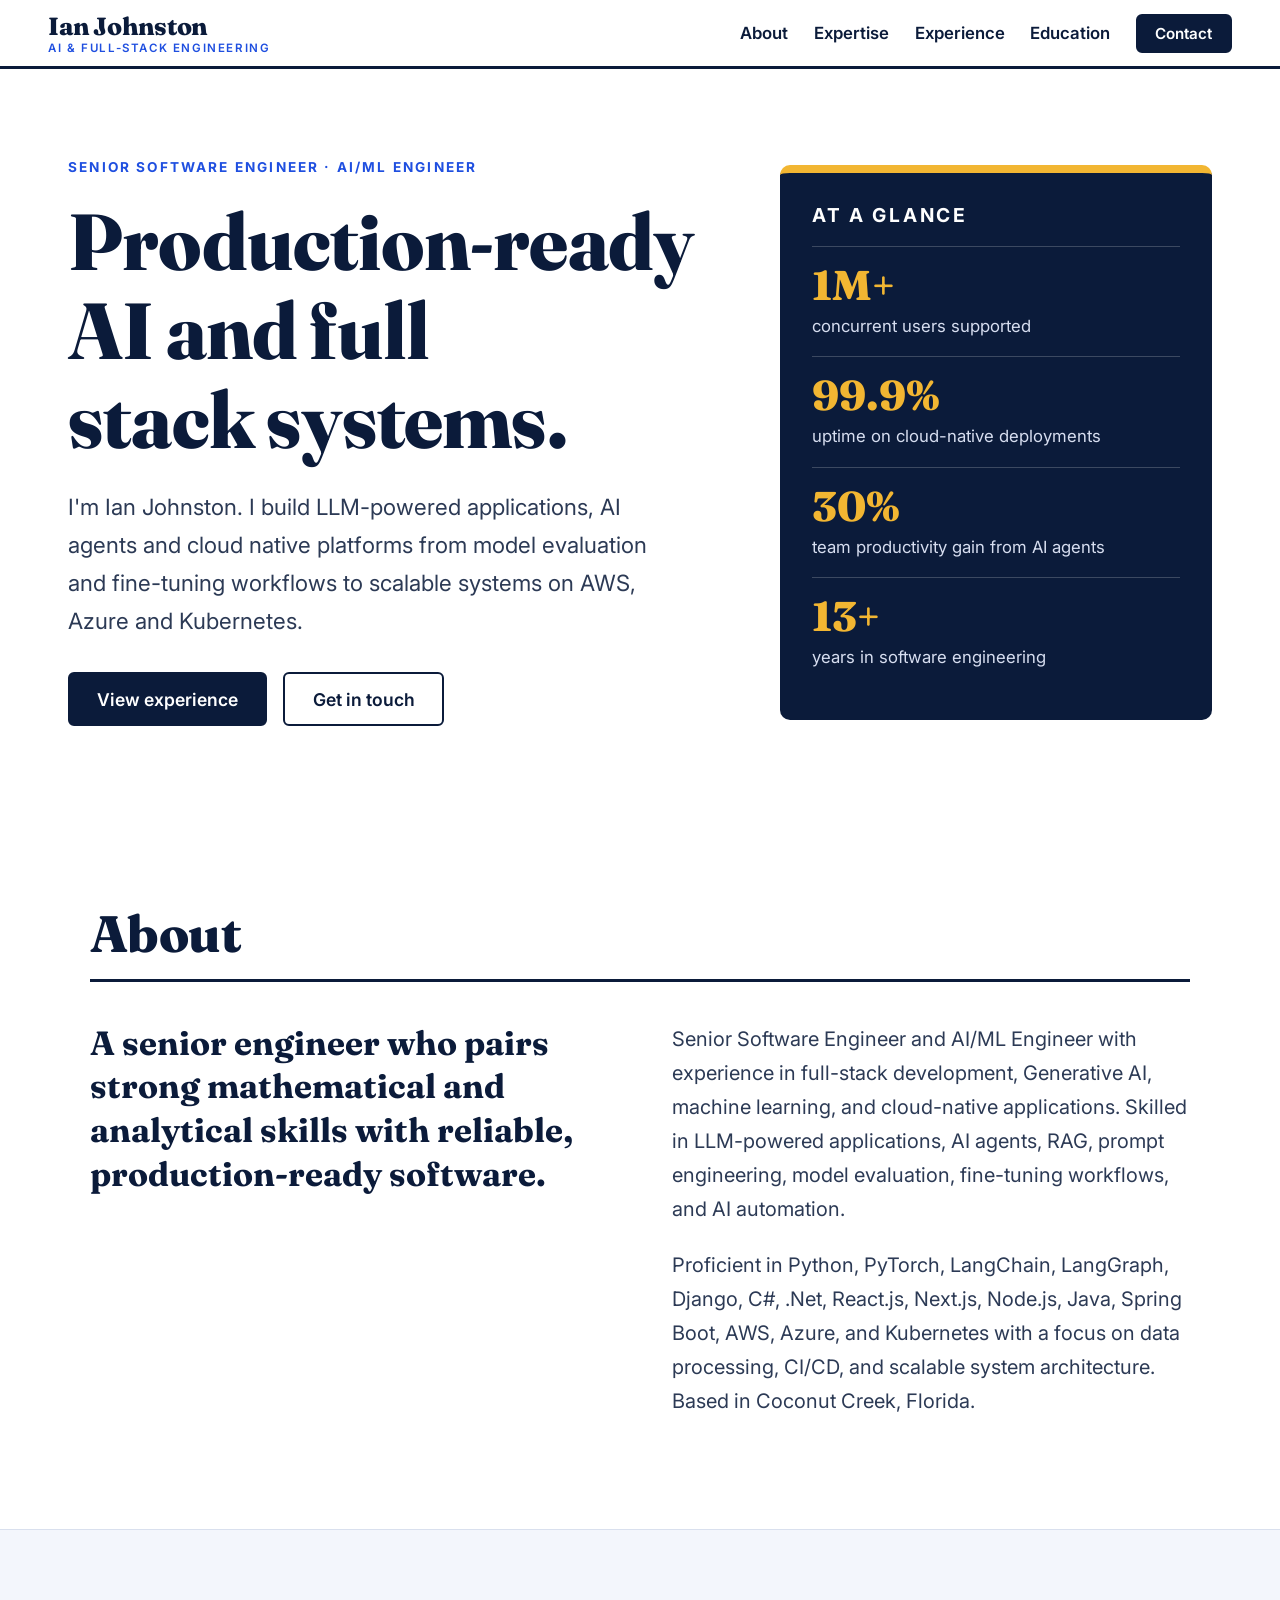
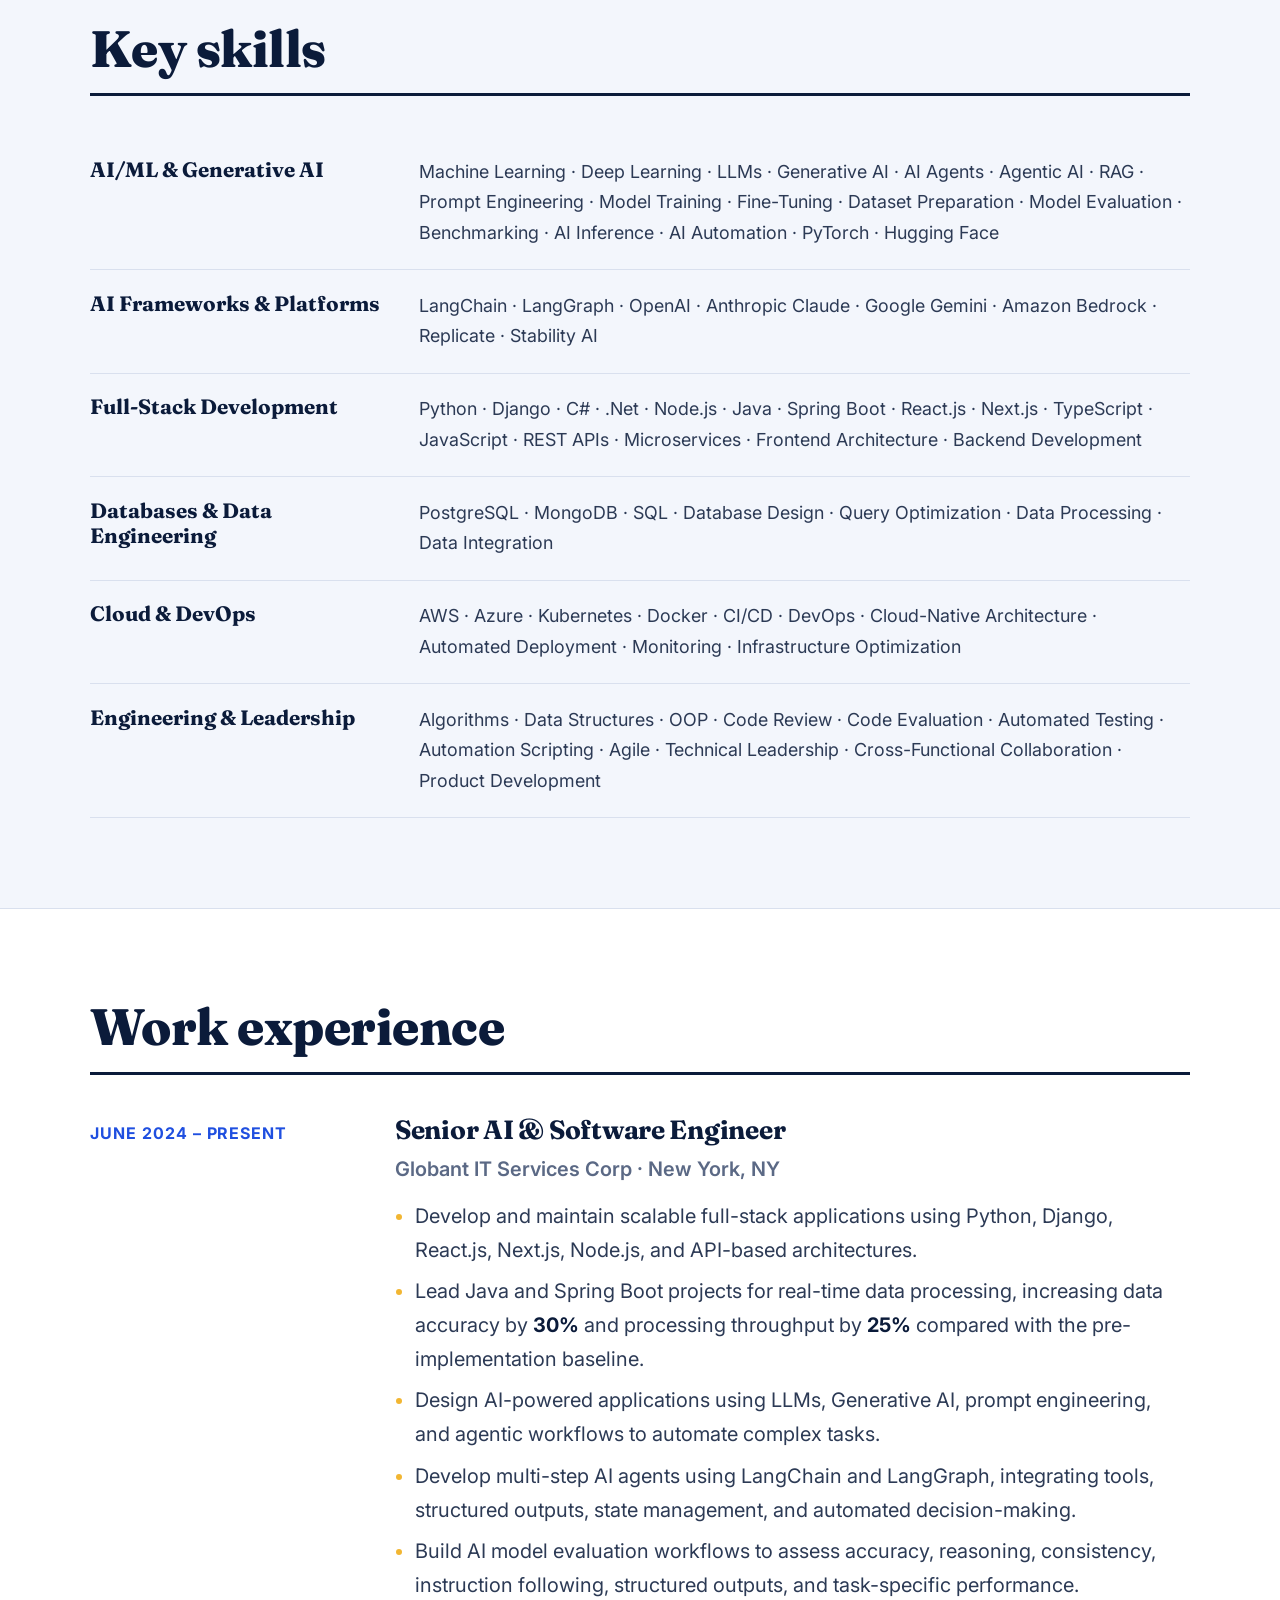
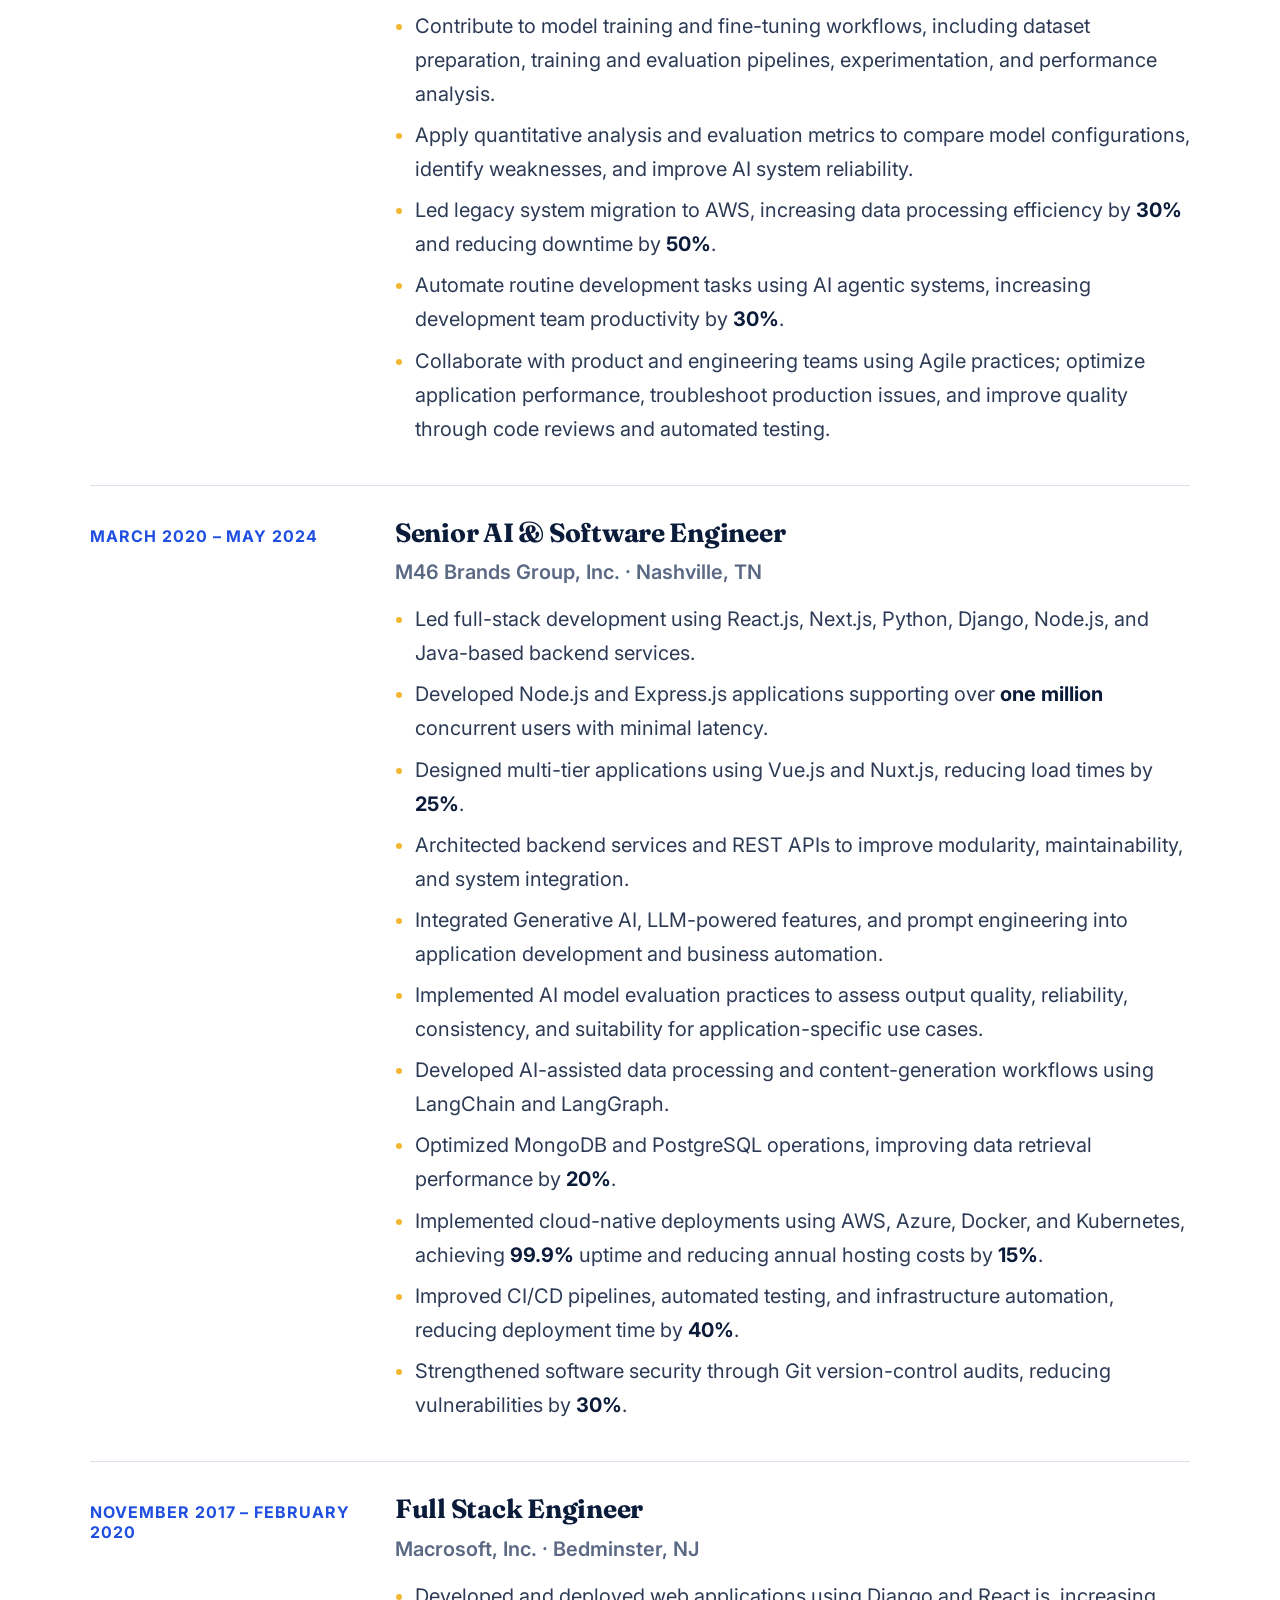
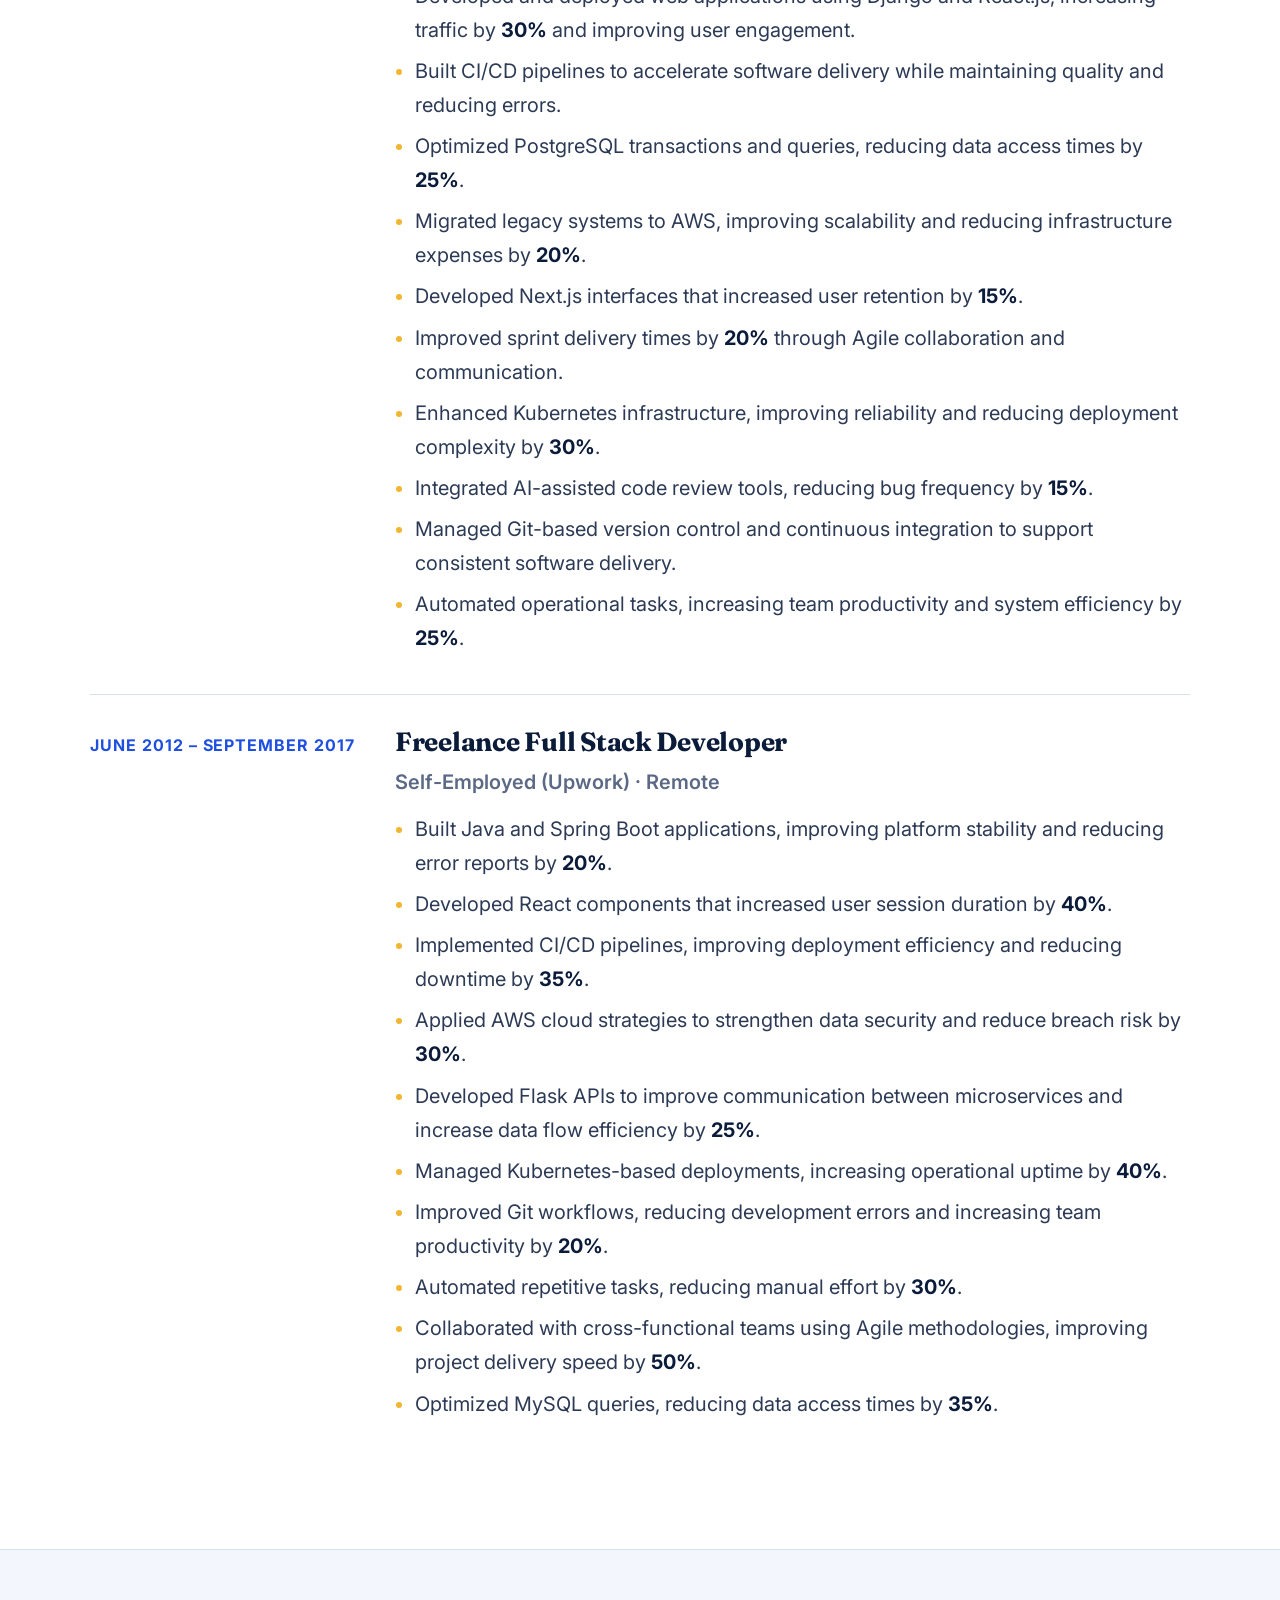
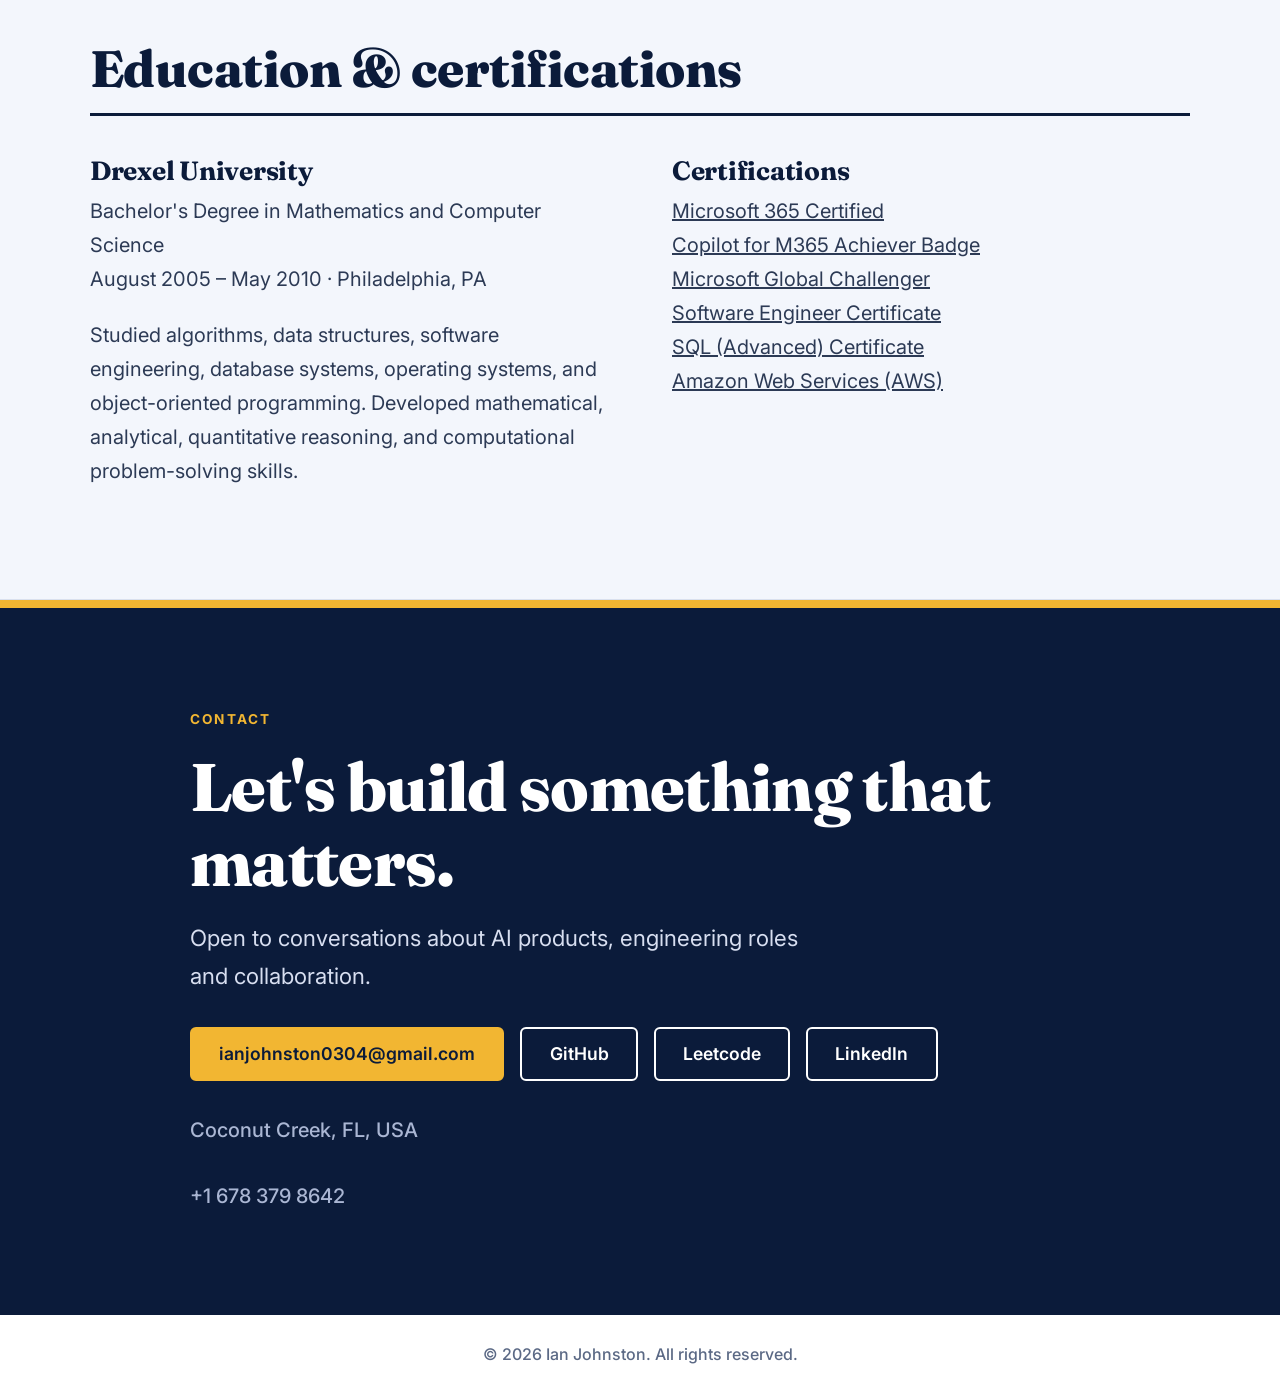
<file: index.html>
<!doctype html>
<html lang="en">
<head>
<meta charset="utf-8">
<meta name="viewport" content="width=device-width, initial-scale=1">
<title>Ian Johnston · Senior AI &amp; Software Engineer</title>
<meta name="description" content="Ian Johnston - Senior Software Engineer and AI/ML Engineer. LLM applications, AI agents, RAG, full-stack development and cloud native systems.">
<meta property="og:title" content="Ian Johnston · Senior AI &amp; Software Engineer">
<meta property="og:description" content="LLM applications, AI agents, RAG and full-stack engineering on AWS, Azure and Kubernetes.">
<meta property="og:type" content="website">
<link rel="icon" href="logo.svg" type="image/svg+xml">
<link rel="preconnect" href="https://fonts.googleapis.com">
<link rel="preconnect" href="https://fonts.gstatic.com" crossorigin>
<link href="https://fonts.googleapis.com/css2?family=Fraunces:opsz,wght@9..144,600;9..144,700;9..144,800&family=Inter:wght@400;500;600;700&display=swap" rel="stylesheet">
<link rel="stylesheet" href="style.css">
</head>
<body>

<header class="nav">
  <a class="brand" href="#top" aria-label="Ian Johnston - home">
    <!-- <img src="logo.svg" alt="" width="52" height="52"> -->
    <span class="brand-text">
      <strong>Ian Johnston</strong>
      <small>AI &amp; Full-Stack Engineering</small>
    </span>
  </a>
  <nav aria-label="Primary">
    <a href="#about">About</a>
    <a href="#expertise">Expertise</a>
    <a href="#experience">Experience</a>
    <a href="#education">Education</a>
    <a class="btn small" href="#contact">Contact</a>
  </nav>
</header>

<main id="top">

<section class="hero">
  <div class="hero-copy">
    <p class="eyebrow">Senior Software Engineer · AI/ML Engineer</p>
    <h1>Production-ready AI and full stack&nbsp;systems.</h1>
    <p class="lead">I'm Ian Johnston. I build LLM-powered applications, AI agents and cloud native platforms from model evaluation and fine-tuning workflows to scalable systems on AWS, Azure and Kubernetes.</p>
    <div class="cta">
      <a class="btn" href="#experience">View experience</a>
      <a class="btn ghost" href="mailto:ianjohnston0304@gmail.com">Get in touch</a>
    </div>
  </div>
  <aside class="glance" aria-label="Career highlights">
    <h2>At a glance</h2>
    <dl>
      <div><dt>1M+</dt><dd>concurrent users supported</dd></div>
      <div><dt>99.9%</dt><dd>uptime on cloud-native deployments</dd></div>
      <div><dt>30%</dt><dd>team productivity gain from AI agents</dd></div>
      <div><dt>13+</dt><dd>years in software engineering</dd></div>
    </dl>
  </aside>
</section>

<section id="about" class="block">
  <header class="sec-head"><h2>About</h2></header>
  <div class="cols">
    <p class="big">A senior engineer who pairs strong mathematical and analytical skills with reliable, production-ready software.</p>
    <div>
      <p>Senior Software Engineer and AI/ML Engineer with experience in full-stack development, Generative AI, machine learning, and cloud-native applications. Skilled in LLM-powered applications, AI agents, RAG, prompt engineering, model evaluation, fine-tuning workflows, and AI automation.</p>
      <p>Proficient in Python, PyTorch, LangChain, LangGraph, Django, C#, .Net, React.js, Next.js, Node.js, Java, Spring Boot, AWS, Azure, and Kubernetes with a focus on data processing, CI/CD, and scalable system architecture. Based in Coconut Creek, Florida.</p>
    </div>
  </div>
</section>

<section id="expertise" class="block tint">
  <header class="sec-head"><h2>Key skills</h2></header>
  <dl class="rows">
    <div><dt>AI/ML &amp; Generative AI</dt><dd>Machine Learning · Deep Learning · LLMs · Generative AI · AI Agents · Agentic AI · RAG · Prompt Engineering · Model Training · Fine-Tuning · Dataset Preparation · Model Evaluation · Benchmarking · AI Inference · AI Automation · PyTorch · Hugging Face</dd></div>
    <div><dt>AI Frameworks &amp; Platforms</dt><dd>LangChain · LangGraph · OpenAI · Anthropic Claude · Google Gemini · Amazon Bedrock · Replicate · Stability AI</dd></div>
    <div><dt>Full-Stack Development</dt><dd>Python · Django · C# · .Net · Node.js · Java · Spring Boot · React.js · Next.js · TypeScript · JavaScript · REST APIs · Microservices · Frontend Architecture · Backend Development</dd></div>
    <div><dt>Databases &amp; Data Engineering</dt><dd>PostgreSQL · MongoDB · SQL · Database Design · Query Optimization · Data Processing · Data Integration</dd></div>
    <div><dt>Cloud &amp; DevOps</dt><dd>AWS · Azure · Kubernetes · Docker · CI/CD · DevOps · Cloud-Native Architecture · Automated Deployment · Monitoring · Infrastructure Optimization</dd></div>
    <div><dt>Engineering &amp; Leadership</dt><dd>Algorithms · Data Structures · OOP · Code Review · Code Evaluation · Automated Testing · Automation Scripting · Agile · Technical Leadership · Cross-Functional Collaboration · Product Development</dd></div>
  </dl>
</section>

<section id="experience" class="block">
  <header class="sec-head"><h2>Work experience</h2></header>
  <div class="jobs">
    <article class="job">
      <p class="when">June 2024 – Present</p>
      <div>
        <h3>Senior AI &amp; Software Engineer</h3>
        <p class="org">Globant IT Services Corp · New York, NY</p>
        <ul>
          <li>Develop and maintain scalable full-stack applications using Python, Django, React.js, Next.js, Node.js, and API-based architectures.</li>
          <li>Lead Java and Spring Boot projects for real-time data processing, increasing data accuracy by <b>30%</b> and processing throughput by <b>25%</b> compared with the pre-implementation baseline.</li>
          <li>Design AI-powered applications using LLMs, Generative AI, prompt engineering, and agentic workflows to automate complex tasks.</li>
          <li>Develop multi-step AI agents using LangChain and LangGraph, integrating tools, structured outputs, state management, and automated decision-making.</li>
          <li>Build AI model evaluation workflows to assess accuracy, reasoning, consistency, instruction following, structured outputs, and task-specific performance.</li>
          <li>Contribute to model training and fine-tuning workflows, including dataset preparation, training and evaluation pipelines, experimentation, and performance analysis.</li>
          <li>Apply quantitative analysis and evaluation metrics to compare model configurations, identify weaknesses, and improve AI system reliability.</li>
          <li>Led legacy system migration to AWS, increasing data processing efficiency by <b>30%</b> and reducing downtime by <b>50%</b>.</li>
          <li>Automate routine development tasks using AI agentic systems, increasing development team productivity by <b>30%</b>.</li>
          <li>Collaborate with product and engineering teams using Agile practices; optimize application performance, troubleshoot production issues, and improve quality through code reviews and automated testing.</li>
        </ul>
      </div>
    </article>
    <article class="job">
      <p class="when">March 2020 – May 2024</p>
      <div>
        <h3>Senior AI &amp; Software Engineer</h3>
        <p class="org">M46 Brands Group, Inc. · Nashville, TN</p>
        <ul>
          <li>Led full-stack development using React.js, Next.js, Python, Django, Node.js, and Java-based backend services.</li>
          <li>Developed Node.js and Express.js applications supporting over <b>one million</b> concurrent users with minimal latency.</li>
          <li>Designed multi-tier applications using Vue.js and Nuxt.js, reducing load times by <b>25%</b>.</li>
          <li>Architected backend services and REST APIs to improve modularity, maintainability, and system integration.</li>
          <li>Integrated Generative AI, LLM-powered features, and prompt engineering into application development and business automation.</li>
          <li>Implemented AI model evaluation practices to assess output quality, reliability, consistency, and suitability for application-specific use cases.</li>
          <li>Developed AI-assisted data processing and content-generation workflows using LangChain and LangGraph.</li>
          <li>Optimized MongoDB and PostgreSQL operations, improving data retrieval performance by <b>20%</b>.</li>
          <li>Implemented cloud-native deployments using AWS, Azure, Docker, and Kubernetes, achieving <b>99.9%</b> uptime and reducing annual hosting costs by <b>15%</b>.</li>
          <li>Improved CI/CD pipelines, automated testing, and infrastructure automation, reducing deployment time by <b>40%</b>.</li>
          <li>Strengthened software security through Git version-control audits, reducing vulnerabilities by <b>30%</b>.</li>
        </ul>
      </div>
    </article>
    <article class="job">
      <p class="when">November 2017 – February 2020</p>
      <div>
        <h3>Full Stack Engineer</h3>
        <p class="org">Macrosoft, Inc. · Bedminster, NJ</p>
        <ul>
          <li>Developed and deployed web applications using Django and React.js, increasing traffic by <b>30%</b> and improving user engagement.</li>
          <li>Built CI/CD pipelines to accelerate software delivery while maintaining quality and reducing errors.</li>
          <li>Optimized PostgreSQL transactions and queries, reducing data access times by <b>25%</b>.</li>
          <li>Migrated legacy systems to AWS, improving scalability and reducing infrastructure expenses by <b>20%</b>.</li>
          <li>Developed Next.js interfaces that increased user retention by <b>15%</b>.</li>
          <li>Improved sprint delivery times by <b>20%</b> through Agile collaboration and communication.</li>
          <li>Enhanced Kubernetes infrastructure, improving reliability and reducing deployment complexity by <b>30%</b>.</li>
          <li>Integrated AI-assisted code review tools, reducing bug frequency by <b>15%</b>.</li>
          <li>Managed Git-based version control and continuous integration to support consistent software delivery.</li>
          <li>Automated operational tasks, increasing team productivity and system efficiency by <b>25%</b>.</li>
        </ul>
      </div>
    </article>
    <article class="job">
      <p class="when">June 2012 – September 2017</p>
      <div>
        <h3>Freelance Full Stack Developer</h3>
        <p class="org">Self-Employed (Upwork) · Remote</p>
        <ul>
          <li>Built Java and Spring Boot applications, improving platform stability and reducing error reports by <b>20%</b>.</li>
          <li>Developed React components that increased user session duration by <b>40%</b>.</li>
          <li>Implemented CI/CD pipelines, improving deployment efficiency and reducing downtime by <b>35%</b>.</li>
          <li>Applied AWS cloud strategies to strengthen data security and reduce breach risk by <b>30%</b>.</li>
          <li>Developed Flask APIs to improve communication between microservices and increase data flow efficiency by <b>25%</b>.</li>
          <li>Managed Kubernetes-based deployments, increasing operational uptime by <b>40%</b>.</li>
          <li>Improved Git workflows, reducing development errors and increasing team productivity by <b>20%</b>.</li>
          <li>Automated repetitive tasks, reducing manual effort by <b>30%</b>.</li>
          <li>Collaborated with cross-functional teams using Agile methodologies, improving project delivery speed by <b>50%</b>.</li>
          <li>Optimized MySQL queries, reducing data access times by <b>35%</b>.</li>
        </ul>
      </div>
    </article>
  </div>
</section>

<section id="education" class="block tint">
  <header class="sec-head"><h2>Education &amp; certifications</h2></header>
  <div class="cols">
    <div>
      <h3>Drexel University</h3>
      <p>Bachelor's Degree in Mathematics and Computer Science<br>August 2005 – May 2010 · Philadelphia, PA</p>
      <p>Studied algorithms, data structures, software engineering, database systems, operating systems, and object-oriented programming. Developed mathematical, analytical, quantitative reasoning, and computational problem-solving skills.</p>
    </div>
    <div>
      <h3>Certifications</h3>
      <p>
        <a target="_blank" href="https://www.credly.com/badges/ce64e598-5878-40f6-807f-0b3b1f705dbe">
          Microsoft 365 Certified
        </a>
        <br>
        <a target="_blank" href="https://www.credly.com/badges/65f8ec1d-12f5-4aea-89e7-c140d0dceeae">
          Copilot for M365 Achiever Badge
        </a>
        <br>
        <a target="_blank" href="https://www.credly.com/badges/30dd2ed8-c074-4ea5-b617-64882b9326c3">
          Microsoft Global Challenger
        </a>
        <br>
        <a target="_blank" href="https://www.hackerrank.com/certificates/a28364ad3aac">
          Software Engineer Certificate
        </a>
        <br>  
        <a target="_blank" href="https://www.hackerrank.com/certificates/7c2d5c078ed3">
          SQL (Advanced) Certificate
        </a>
        <br>
        <a target="_blank" href="https://www.futurelearn.com/certificates/d7wduaf">
          Amazon Web Services (AWS)
        </a>
      </p>
    </div>
  </div>
</section>

<section id="contact" class="contact">
  <div class="contact-in">
    <p class="eyebrow light">Contact</p>
    <h2>Let's build something that matters.</h2>
    <p class="lead">Open to conversations about AI products, engineering roles and collaboration.</p>
    <div class="cta">
      <a class="btn gold" href="mailto:ianjohnston0304@gmail.com">ianjohnston0304@gmail.com</a>
      <a class="btn outline" href="https://github.com/activexxpro" target="_blank" rel="noopener">GitHub</a>
      <a class="btn outline" href="https://leetcode.com/u/activexxpro/" target="_blank" rel="noopener">Leetcode</a>
      <a class="btn outline" href="https://www.linkedin.com/in/ambitiano/" target="_blank" rel="noopener">LinkedIn</a>
    </div>
    <p class="loc">Coconut Creek, FL, USA</p>
    <p class="loc">+1 678 379 8642</p>
  </div>
</section>

</main>

<footer>
  <!-- <img src="logo.svg" alt="" width="36" height="36"> -->
  <span>© <span id="y"></span> Ian Johnston. All rights reserved.</span>
</footer>
<script>document.getElementById('y').textContent=new Date().getFullYear()</script>
</body>
</html>
</file>
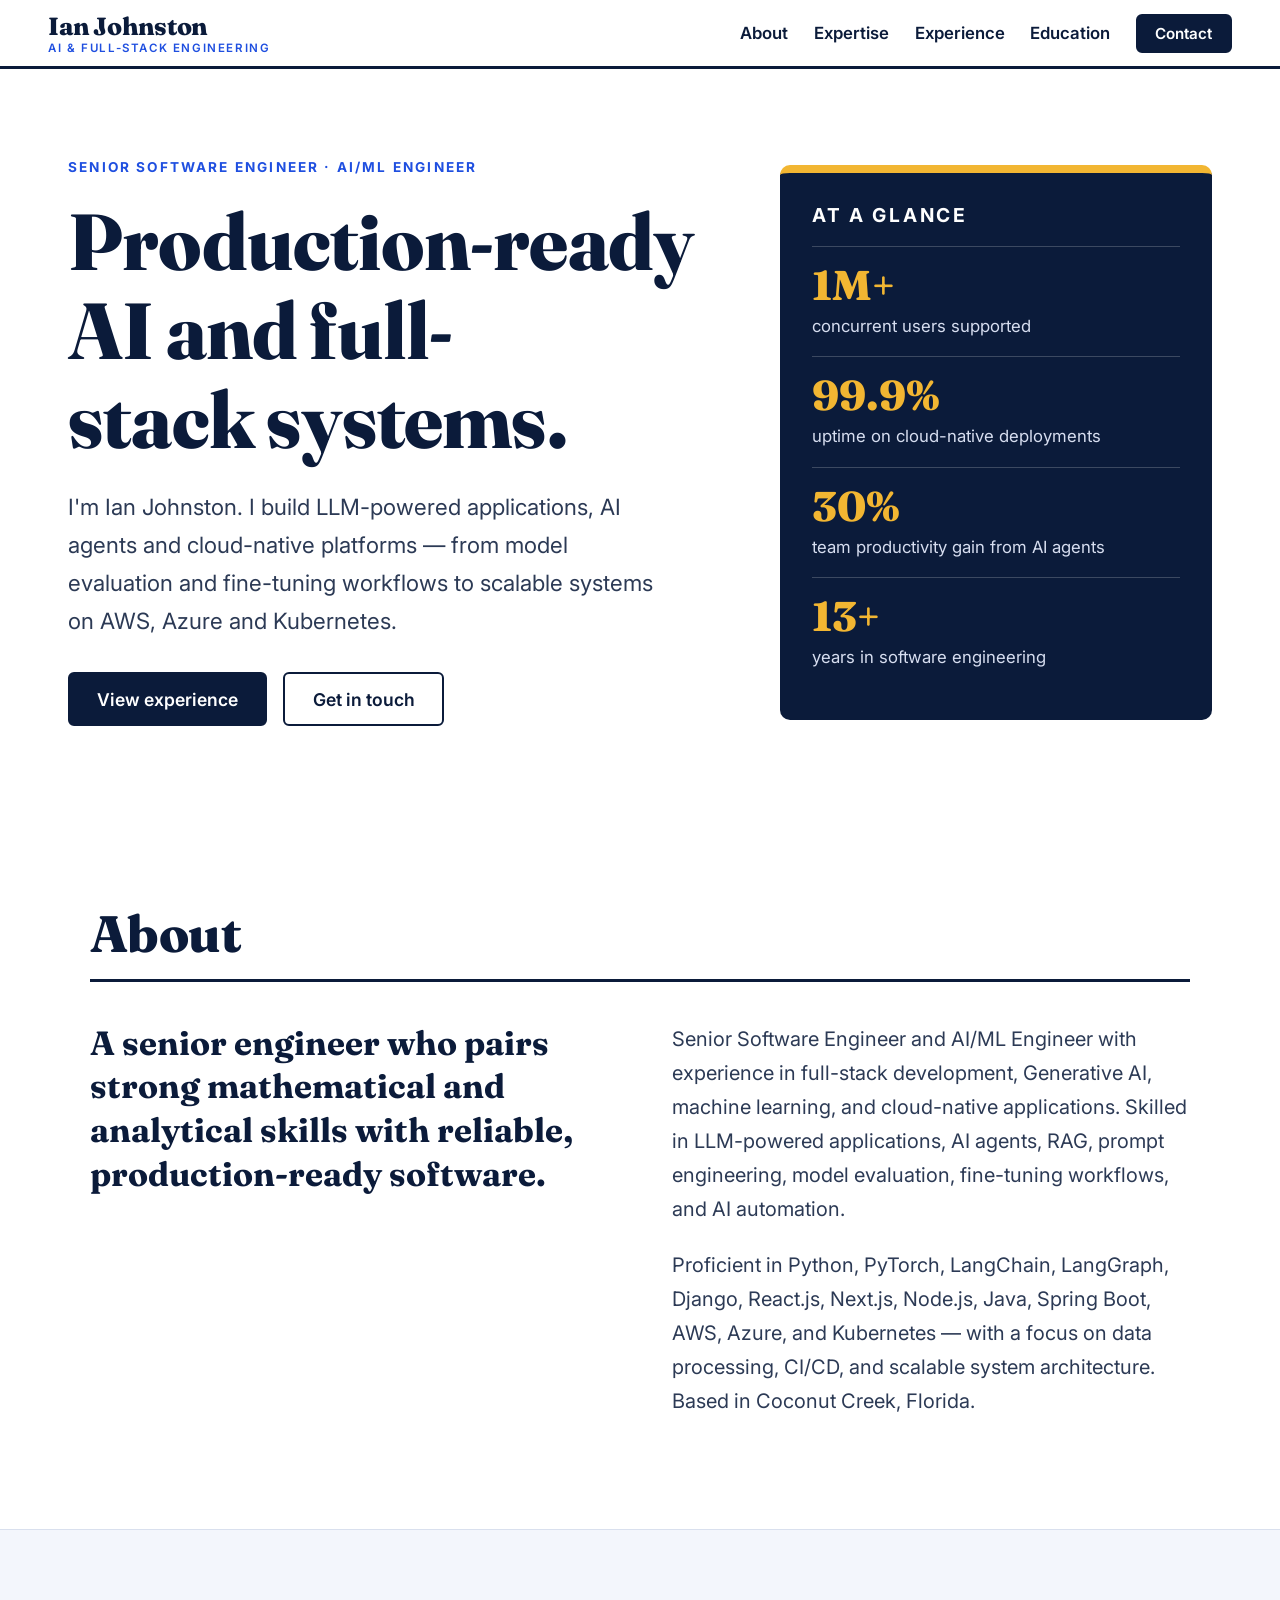
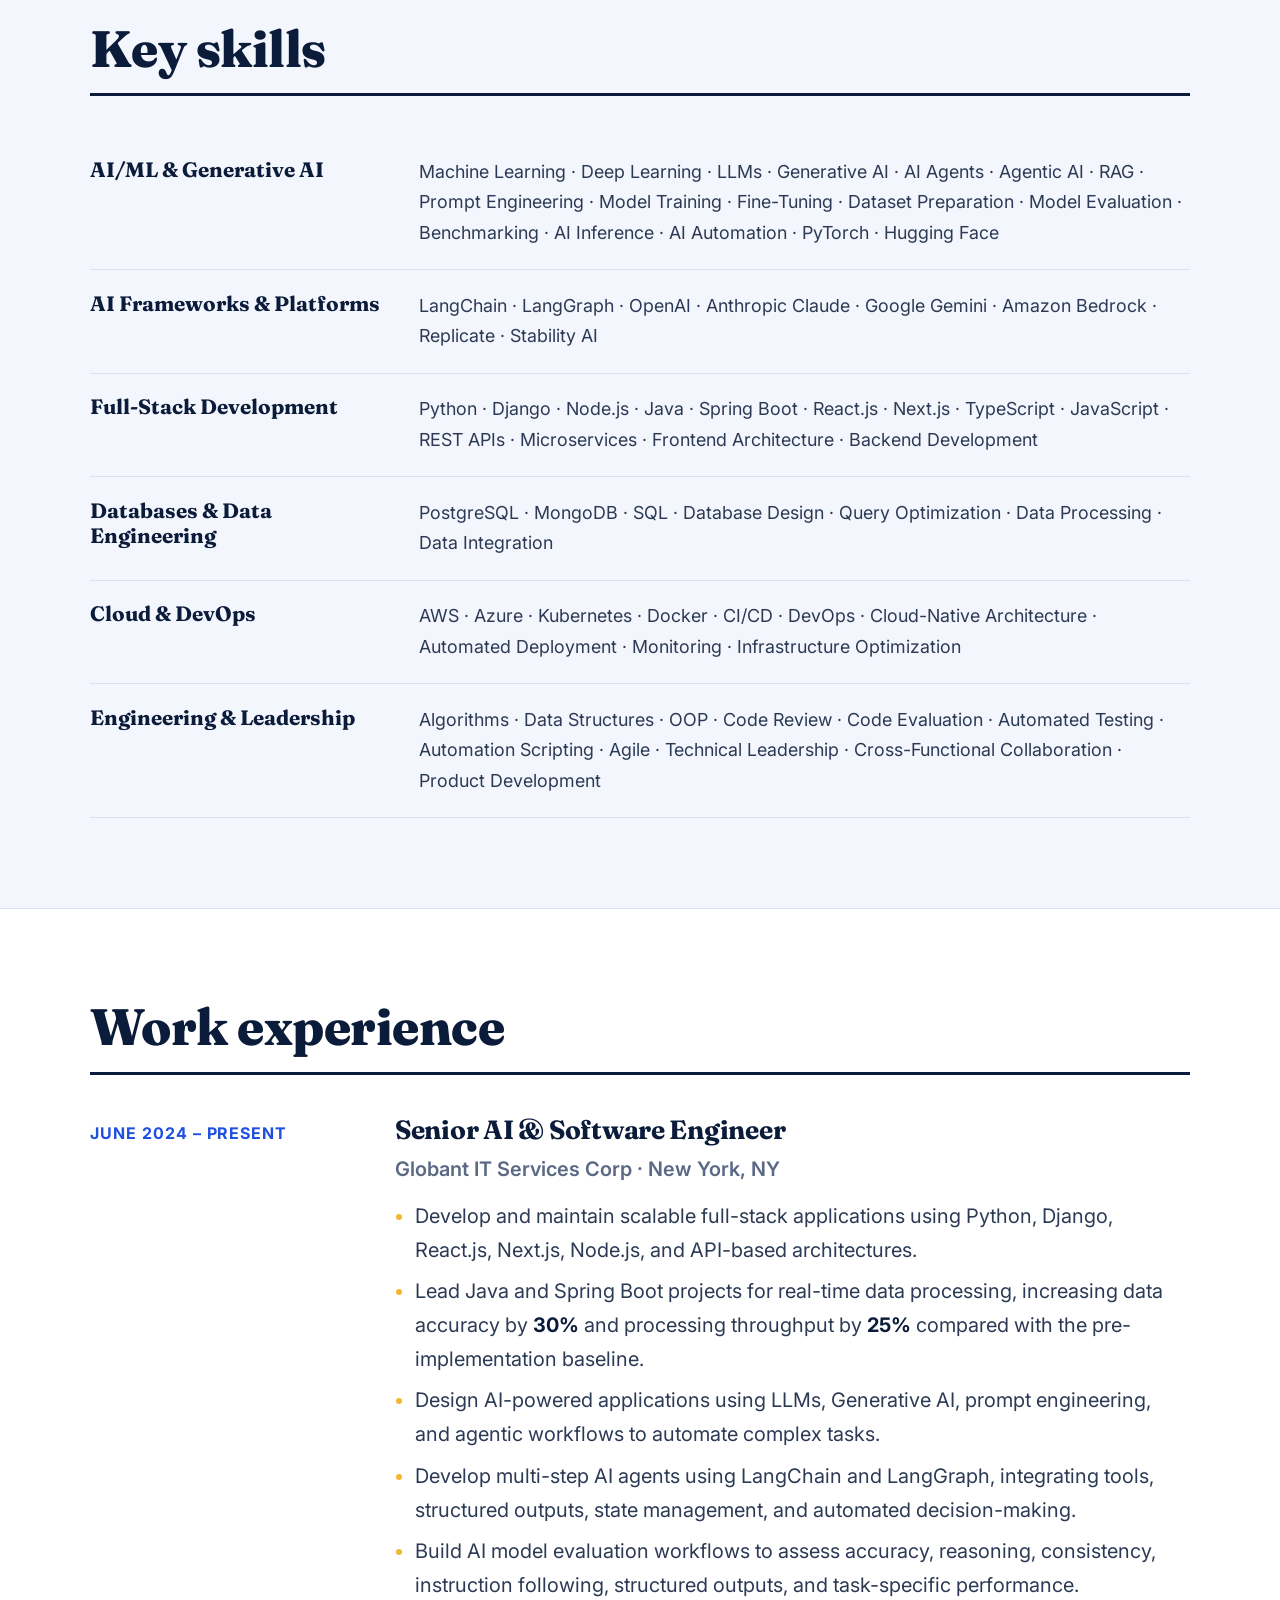
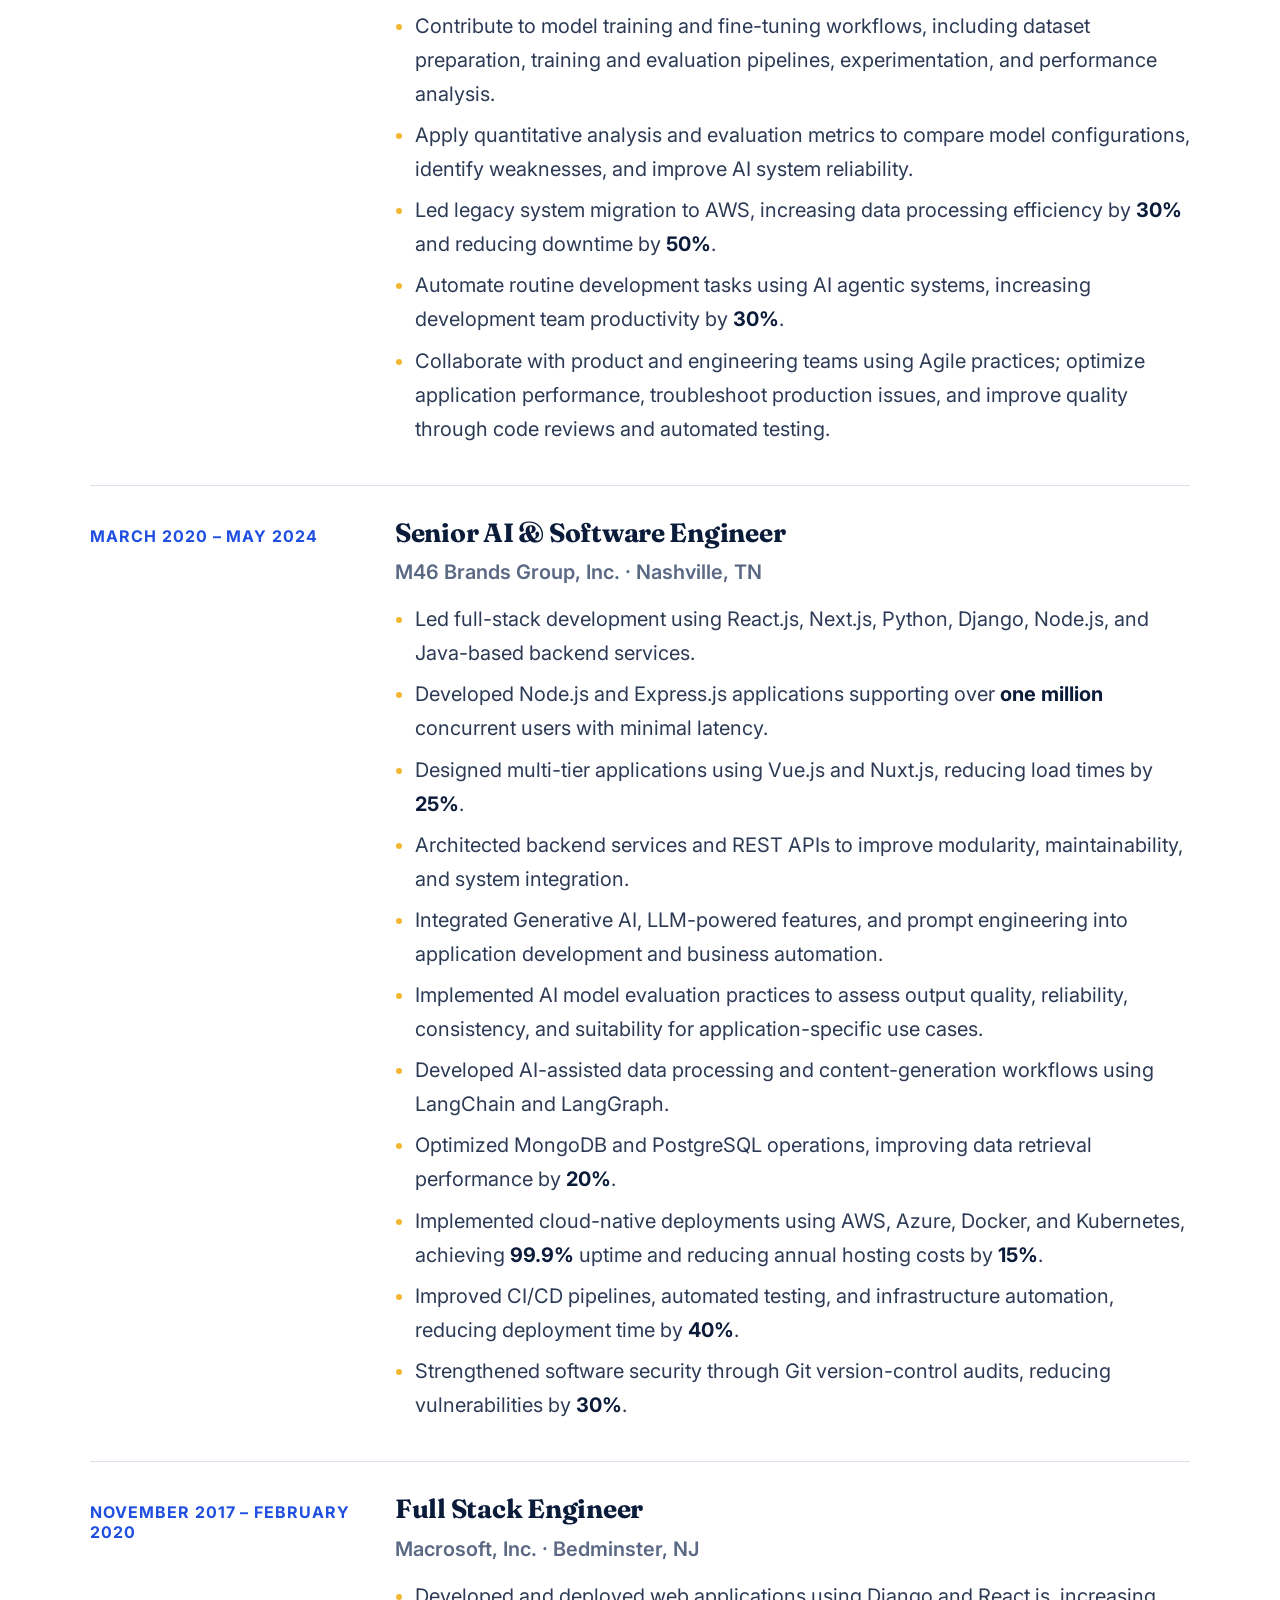
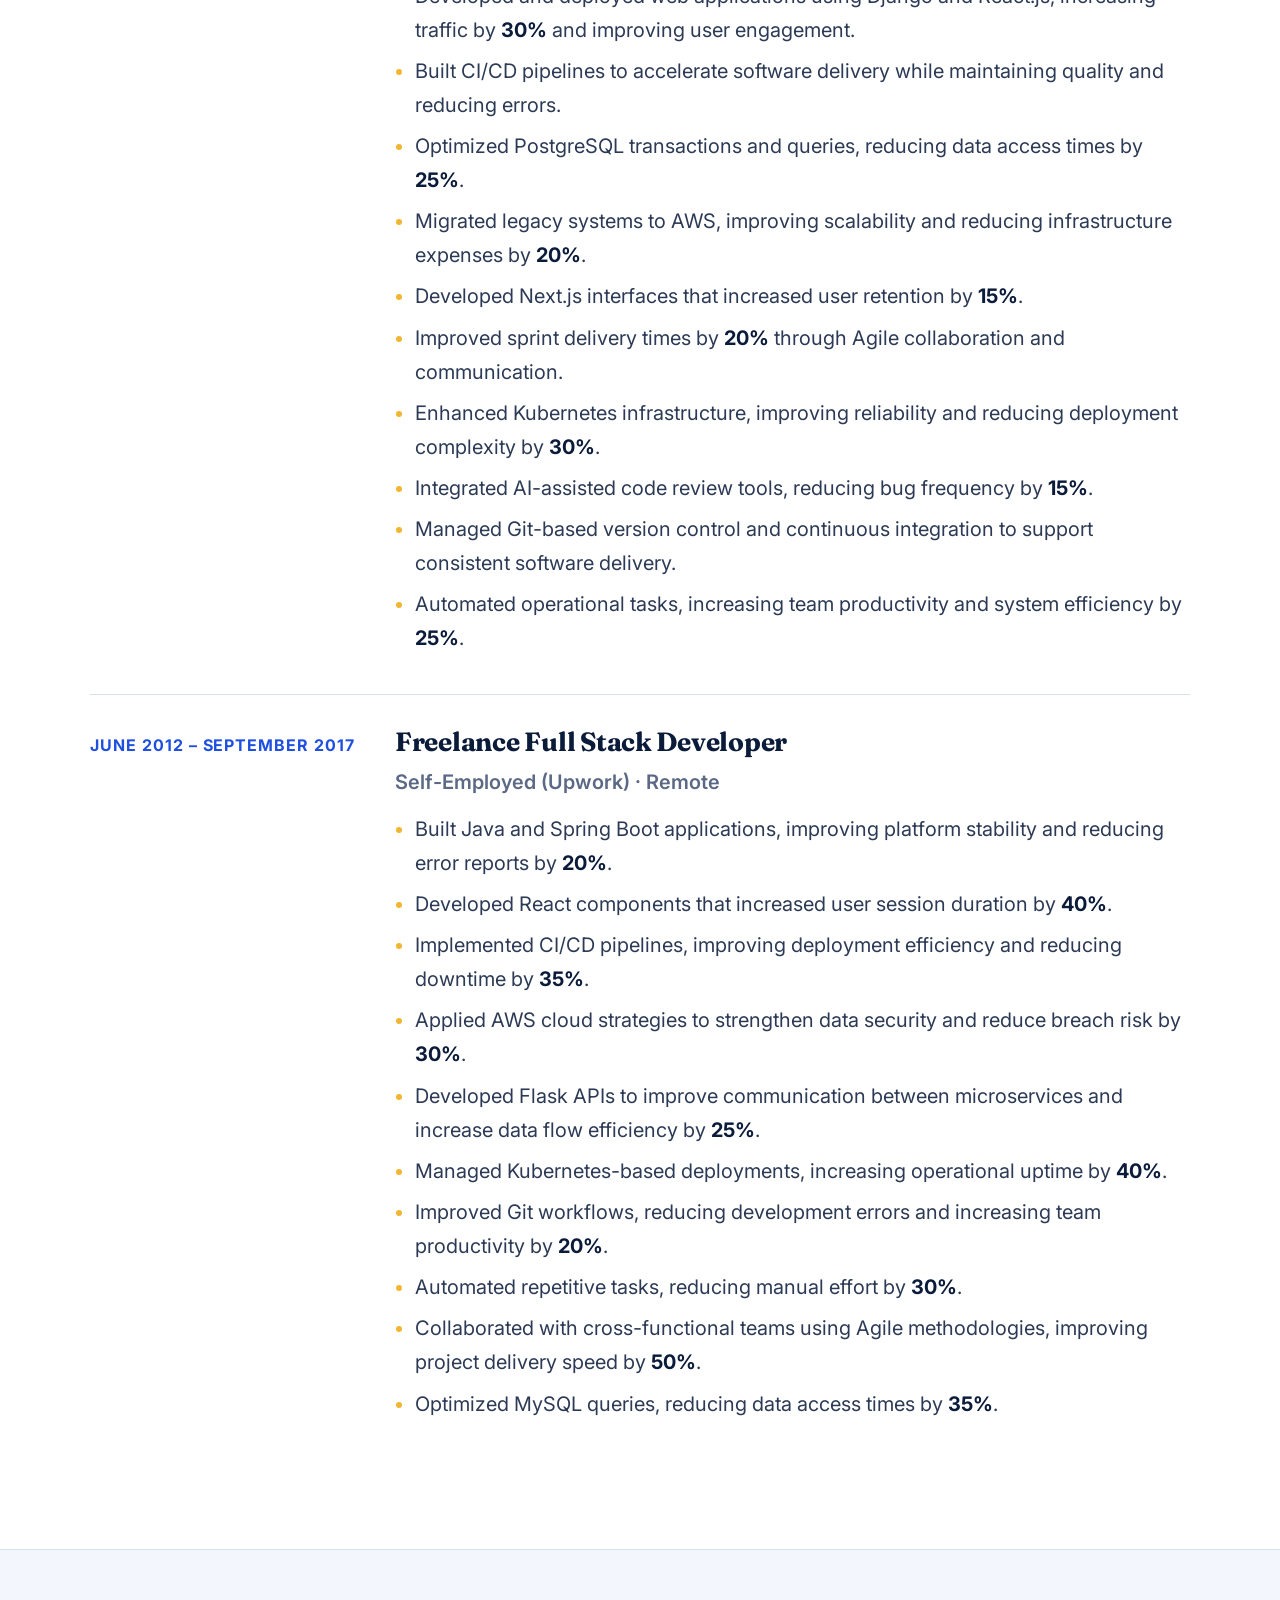
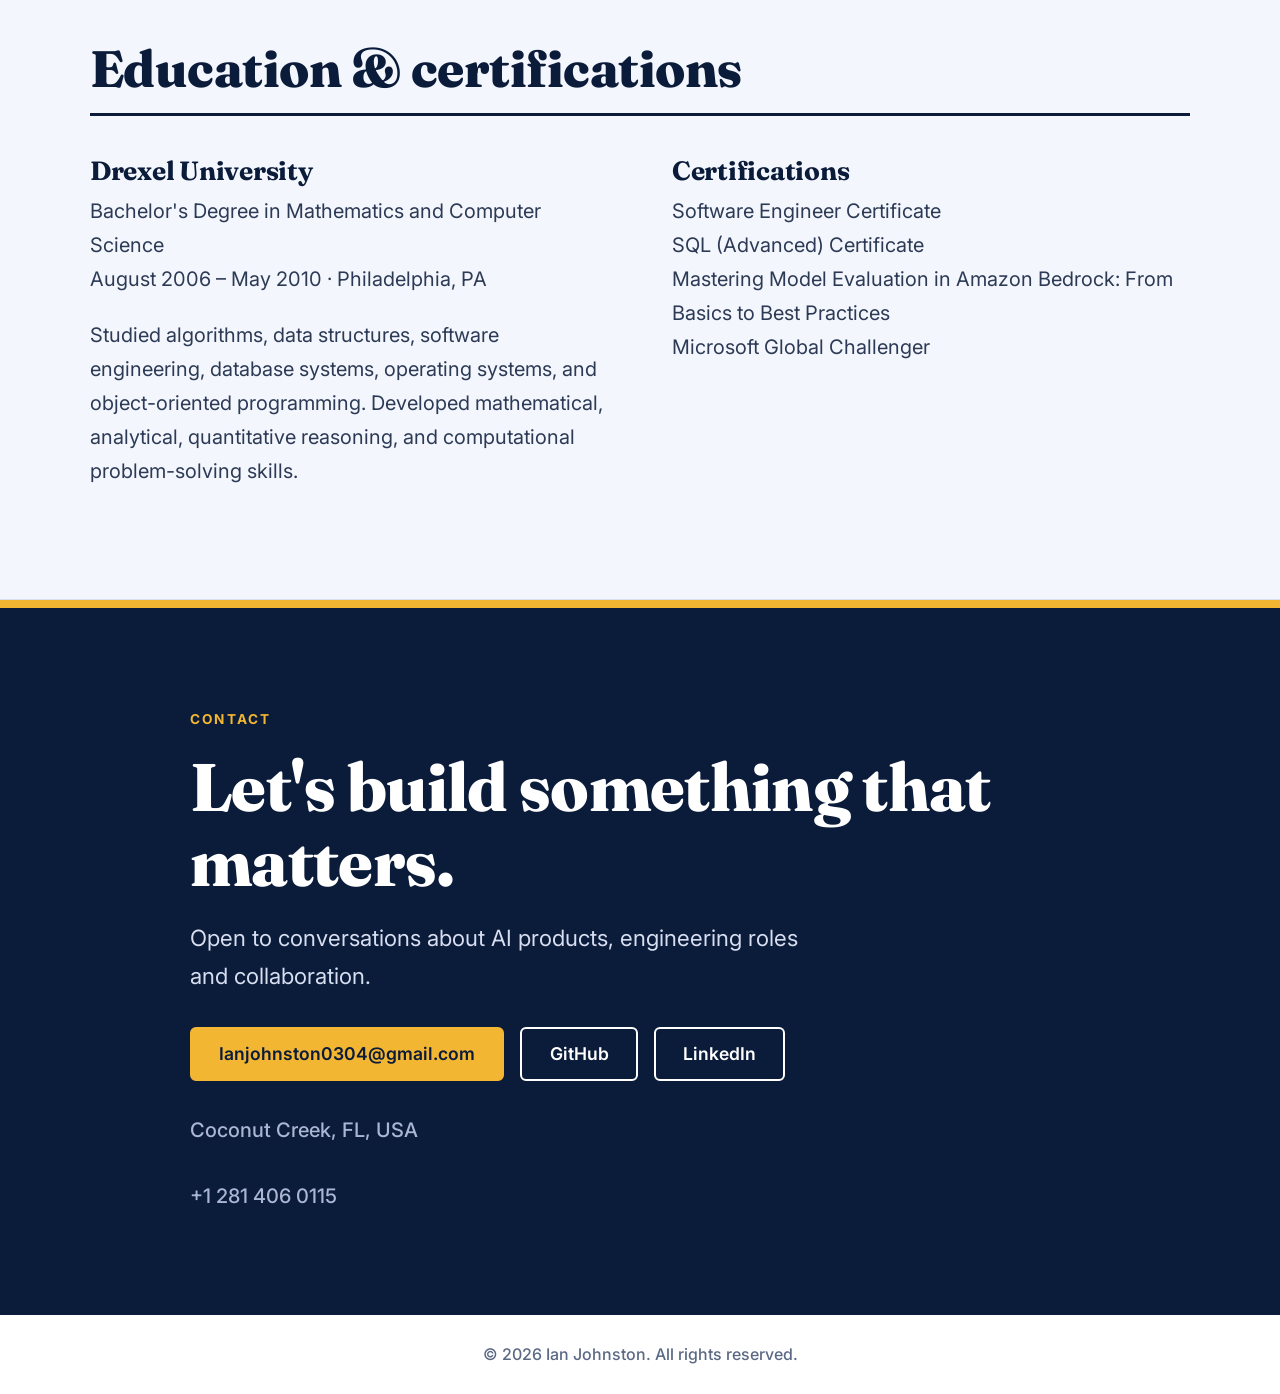
<file: site/index.html>
<!doctype html>
<html lang="en">
<head>
<meta charset="utf-8">
<meta name="viewport" content="width=device-width, initial-scale=1">
<title>Ian Johnston · Senior AI &amp; Software Engineer</title>
<meta name="description" content="Ian Johnston — Senior Software Engineer and AI/ML Engineer. LLM applications, AI agents, RAG, full-stack development and cloud-native systems.">
<meta property="og:title" content="Ian Johnston · Senior AI &amp; Software Engineer">
<meta property="og:description" content="LLM applications, AI agents, RAG and full-stack engineering on AWS, Azure and Kubernetes.">
<meta property="og:type" content="website">
<link rel="icon" href="logo.svg" type="image/svg+xml">
<link rel="preconnect" href="https://fonts.googleapis.com">
<link rel="preconnect" href="https://fonts.gstatic.com" crossorigin>
<link href="https://fonts.googleapis.com/css2?family=Fraunces:opsz,wght@9..144,600;9..144,700;9..144,800&family=Inter:wght@400;500;600;700&display=swap" rel="stylesheet">
<link rel="stylesheet" href="style.css">
</head>
<body>

<header class="nav">
  <a class="brand" href="#top" aria-label="Ian Johnston — home">
    <!-- <img src="logo.svg" alt="" width="52" height="52"> -->
    <span class="brand-text">
      <strong>Ian Johnston</strong>
      <small>AI &amp; Full-Stack Engineering</small>
    </span>
  </a>
  <nav aria-label="Primary">
    <a href="#about">About</a>
    <a href="#expertise">Expertise</a>
    <a href="#experience">Experience</a>
    <a href="#education">Education</a>
    <a class="btn small" href="#contact">Contact</a>
  </nav>
</header>

<main id="top">

<section class="hero">
  <div class="hero-copy">
    <p class="eyebrow">Senior Software Engineer · AI/ML Engineer</p>
    <h1>Production-ready AI and full-stack&nbsp;systems.</h1>
    <p class="lead">I'm Ian Johnston. I build LLM-powered applications, AI agents and cloud-native platforms — from model evaluation and fine-tuning workflows to scalable systems on AWS, Azure and Kubernetes.</p>
    <div class="cta">
      <a class="btn" href="#experience">View experience</a>
      <a class="btn ghost" href="mailto:Ianjohnston0304@gmail.com">Get in touch</a>
    </div>
  </div>
  <aside class="glance" aria-label="Career highlights">
    <h2>At a glance</h2>
    <dl>
      <div><dt>1M+</dt><dd>concurrent users supported</dd></div>
      <div><dt>99.9%</dt><dd>uptime on cloud-native deployments</dd></div>
      <div><dt>30%</dt><dd>team productivity gain from AI agents</dd></div>
      <div><dt>13+</dt><dd>years in software engineering</dd></div>
    </dl>
  </aside>
</section>

<section id="about" class="block">
  <header class="sec-head"><h2>About</h2></header>
  <div class="cols">
    <p class="big">A senior engineer who pairs strong mathematical and analytical skills with reliable, production-ready software.</p>
    <div>
      <p>Senior Software Engineer and AI/ML Engineer with experience in full-stack development, Generative AI, machine learning, and cloud-native applications. Skilled in LLM-powered applications, AI agents, RAG, prompt engineering, model evaluation, fine-tuning workflows, and AI automation.</p>
      <p>Proficient in Python, PyTorch, LangChain, LangGraph, Django, React.js, Next.js, Node.js, Java, Spring Boot, AWS, Azure, and Kubernetes — with a focus on data processing, CI/CD, and scalable system architecture. Based in Coconut Creek, Florida.</p>
    </div>
  </div>
</section>

<section id="expertise" class="block tint">
  <header class="sec-head"><h2>Key skills</h2></header>
  <dl class="rows">
    <div><dt>AI/ML &amp; Generative AI</dt><dd>Machine Learning · Deep Learning · LLMs · Generative AI · AI Agents · Agentic AI · RAG · Prompt Engineering · Model Training · Fine-Tuning · Dataset Preparation · Model Evaluation · Benchmarking · AI Inference · AI Automation · PyTorch · Hugging Face</dd></div>
    <div><dt>AI Frameworks &amp; Platforms</dt><dd>LangChain · LangGraph · OpenAI · Anthropic Claude · Google Gemini · Amazon Bedrock · Replicate · Stability AI</dd></div>
    <div><dt>Full-Stack Development</dt><dd>Python · Django · Node.js · Java · Spring Boot · React.js · Next.js · TypeScript · JavaScript · REST APIs · Microservices · Frontend Architecture · Backend Development</dd></div>
    <div><dt>Databases &amp; Data Engineering</dt><dd>PostgreSQL · MongoDB · SQL · Database Design · Query Optimization · Data Processing · Data Integration</dd></div>
    <div><dt>Cloud &amp; DevOps</dt><dd>AWS · Azure · Kubernetes · Docker · CI/CD · DevOps · Cloud-Native Architecture · Automated Deployment · Monitoring · Infrastructure Optimization</dd></div>
    <div><dt>Engineering &amp; Leadership</dt><dd>Algorithms · Data Structures · OOP · Code Review · Code Evaluation · Automated Testing · Automation Scripting · Agile · Technical Leadership · Cross-Functional Collaboration · Product Development</dd></div>
  </dl>
</section>

<section id="experience" class="block">
  <header class="sec-head"><h2>Work experience</h2></header>
  <div class="jobs">
    <article class="job">
      <p class="when">June 2024 – Present</p>
      <div>
        <h3>Senior AI &amp; Software Engineer</h3>
        <p class="org">Globant IT Services Corp · New York, NY</p>
        <ul>
          <li>Develop and maintain scalable full-stack applications using Python, Django, React.js, Next.js, Node.js, and API-based architectures.</li>
          <li>Lead Java and Spring Boot projects for real-time data processing, increasing data accuracy by <b>30%</b> and processing throughput by <b>25%</b> compared with the pre-implementation baseline.</li>
          <li>Design AI-powered applications using LLMs, Generative AI, prompt engineering, and agentic workflows to automate complex tasks.</li>
          <li>Develop multi-step AI agents using LangChain and LangGraph, integrating tools, structured outputs, state management, and automated decision-making.</li>
          <li>Build AI model evaluation workflows to assess accuracy, reasoning, consistency, instruction following, structured outputs, and task-specific performance.</li>
          <li>Contribute to model training and fine-tuning workflows, including dataset preparation, training and evaluation pipelines, experimentation, and performance analysis.</li>
          <li>Apply quantitative analysis and evaluation metrics to compare model configurations, identify weaknesses, and improve AI system reliability.</li>
          <li>Led legacy system migration to AWS, increasing data processing efficiency by <b>30%</b> and reducing downtime by <b>50%</b>.</li>
          <li>Automate routine development tasks using AI agentic systems, increasing development team productivity by <b>30%</b>.</li>
          <li>Collaborate with product and engineering teams using Agile practices; optimize application performance, troubleshoot production issues, and improve quality through code reviews and automated testing.</li>
        </ul>
      </div>
    </article>
    <article class="job">
      <p class="when">March 2020 – May 2024</p>
      <div>
        <h3>Senior AI &amp; Software Engineer</h3>
        <p class="org">M46 Brands Group, Inc. · Nashville, TN</p>
        <ul>
          <li>Led full-stack development using React.js, Next.js, Python, Django, Node.js, and Java-based backend services.</li>
          <li>Developed Node.js and Express.js applications supporting over <b>one million</b> concurrent users with minimal latency.</li>
          <li>Designed multi-tier applications using Vue.js and Nuxt.js, reducing load times by <b>25%</b>.</li>
          <li>Architected backend services and REST APIs to improve modularity, maintainability, and system integration.</li>
          <li>Integrated Generative AI, LLM-powered features, and prompt engineering into application development and business automation.</li>
          <li>Implemented AI model evaluation practices to assess output quality, reliability, consistency, and suitability for application-specific use cases.</li>
          <li>Developed AI-assisted data processing and content-generation workflows using LangChain and LangGraph.</li>
          <li>Optimized MongoDB and PostgreSQL operations, improving data retrieval performance by <b>20%</b>.</li>
          <li>Implemented cloud-native deployments using AWS, Azure, Docker, and Kubernetes, achieving <b>99.9%</b> uptime and reducing annual hosting costs by <b>15%</b>.</li>
          <li>Improved CI/CD pipelines, automated testing, and infrastructure automation, reducing deployment time by <b>40%</b>.</li>
          <li>Strengthened software security through Git version-control audits, reducing vulnerabilities by <b>30%</b>.</li>
        </ul>
      </div>
    </article>
    <article class="job">
      <p class="when">November 2017 – February 2020</p>
      <div>
        <h3>Full Stack Engineer</h3>
        <p class="org">Macrosoft, Inc. · Bedminster, NJ</p>
        <ul>
          <li>Developed and deployed web applications using Django and React.js, increasing traffic by <b>30%</b> and improving user engagement.</li>
          <li>Built CI/CD pipelines to accelerate software delivery while maintaining quality and reducing errors.</li>
          <li>Optimized PostgreSQL transactions and queries, reducing data access times by <b>25%</b>.</li>
          <li>Migrated legacy systems to AWS, improving scalability and reducing infrastructure expenses by <b>20%</b>.</li>
          <li>Developed Next.js interfaces that increased user retention by <b>15%</b>.</li>
          <li>Improved sprint delivery times by <b>20%</b> through Agile collaboration and communication.</li>
          <li>Enhanced Kubernetes infrastructure, improving reliability and reducing deployment complexity by <b>30%</b>.</li>
          <li>Integrated AI-assisted code review tools, reducing bug frequency by <b>15%</b>.</li>
          <li>Managed Git-based version control and continuous integration to support consistent software delivery.</li>
          <li>Automated operational tasks, increasing team productivity and system efficiency by <b>25%</b>.</li>
        </ul>
      </div>
    </article>
    <article class="job">
      <p class="when">June 2012 – September 2017</p>
      <div>
        <h3>Freelance Full Stack Developer</h3>
        <p class="org">Self-Employed (Upwork) · Remote</p>
        <ul>
          <li>Built Java and Spring Boot applications, improving platform stability and reducing error reports by <b>20%</b>.</li>
          <li>Developed React components that increased user session duration by <b>40%</b>.</li>
          <li>Implemented CI/CD pipelines, improving deployment efficiency and reducing downtime by <b>35%</b>.</li>
          <li>Applied AWS cloud strategies to strengthen data security and reduce breach risk by <b>30%</b>.</li>
          <li>Developed Flask APIs to improve communication between microservices and increase data flow efficiency by <b>25%</b>.</li>
          <li>Managed Kubernetes-based deployments, increasing operational uptime by <b>40%</b>.</li>
          <li>Improved Git workflows, reducing development errors and increasing team productivity by <b>20%</b>.</li>
          <li>Automated repetitive tasks, reducing manual effort by <b>30%</b>.</li>
          <li>Collaborated with cross-functional teams using Agile methodologies, improving project delivery speed by <b>50%</b>.</li>
          <li>Optimized MySQL queries, reducing data access times by <b>35%</b>.</li>
        </ul>
      </div>
    </article>
  </div>
</section>

<section id="education" class="block tint">
  <header class="sec-head"><h2>Education &amp; certifications</h2></header>
  <div class="cols">
    <div>
      <h3>Drexel University</h3>
      <p>Bachelor's Degree in Mathematics and Computer Science<br>August 2006 – May 2010 · Philadelphia, PA</p>
      <p>Studied algorithms, data structures, software engineering, database systems, operating systems, and object-oriented programming. Developed mathematical, analytical, quantitative reasoning, and computational problem-solving skills.</p>
    </div>
    <div>
      <h3>Certifications</h3>
      <p>Software Engineer Certificate<br>SQL (Advanced) Certificate<br>Mastering Model Evaluation in Amazon Bedrock: From Basics to Best Practices<br>Microsoft Global Challenger</p>
    </div>
  </div>
</section>

<section id="contact" class="contact">
  <div class="contact-in">
    <p class="eyebrow light">Contact</p>
    <h2>Let's build something that matters.</h2>
    <p class="lead">Open to conversations about AI products, engineering roles and collaboration.</p>
    <div class="cta">
      <a class="btn gold" href="mailto:Ianjohnston0304@gmail.com">Ianjohnston0304@gmail.com</a>
      <a class="btn outline" href="https://github.com/activexxpro" target="_blank" rel="noopener">GitHub</a>
      <a class="btn outline" href="https://www.linkedin.com/in/ambitiano/" target="_blank" rel="noopener">LinkedIn</a>
    </div>
    <p class="loc">Coconut Creek, FL, USA</p>
    <p class="loc">+1 281 406 0115</p>
  </div>
</section>

</main>

<footer>
  <!-- <img src="logo.svg" alt="" width="36" height="36"> -->
  <span>© <span id="y"></span> Ian Johnston. All rights reserved.</span>
</footer>
<script>document.getElementById('y').textContent=new Date().getFullYear()</script>
</body>
</html>
</file>
<file: style.css>
:root{
  --paper:#ffffff; --tint:#f3f6fc; --ink:#0b1b3a; --body:#2c3a55; --muted:#5b6985;
  --blue:#1f4fe0; --gold:#f2b632; --line:#d9e0ee; --navy:#0b1b3a;
  --serif:'Fraunces',Georgia,'Times New Roman',serif;
  --sans:'Inter',system-ui,-apple-system,'Segoe UI',sans-serif;
}
*{box-sizing:border-box}
html{scroll-behavior:smooth;scroll-padding-top:100px}
body{margin:0;background:var(--paper);color:var(--body);font:400 1.25rem/1.7 var(--sans);-webkit-font-smoothing:antialiased}
h1,h2,h3{font-family:var(--serif);color:var(--ink);margin:0;line-height:1.12;letter-spacing:-.01em}
p{margin:0 0 1.1em}
a{color:inherit}
b{color:var(--ink);font-weight:700}

/* nav + brand */
.nav{position:sticky;top:0;z-index:20;display:flex;justify-content:space-between;align-items:center;gap:1rem;
  padding:.7rem clamp(1.2rem,4vw,3rem);background:rgba(255,255,255,.94);backdrop-filter:blur(10px);
  border-bottom:3px solid var(--ink)}
.brand{display:flex;align-items:center;gap:.85rem;text-decoration:none}
.brand img{display:block;border-radius:10px}
.brand-text{display:flex;flex-direction:column;line-height:1.15}
.brand-text strong{font:800 1.55rem var(--serif);color:var(--ink);letter-spacing:-.01em}
.brand-text small{font:600 .72rem var(--sans);letter-spacing:.14em;text-transform:uppercase;color:var(--blue)}
.nav nav{display:flex;align-items:center;gap:1.6rem;flex-wrap:wrap}
.nav nav a{text-decoration:none;font-weight:600;font-size:1.05rem;color:var(--ink)}
.nav nav a:not(.btn):hover{color:var(--blue)}

/* buttons */
.btn{display:inline-block;background:var(--ink);color:#fff;font:600 1.1rem var(--sans);text-decoration:none;
  padding:.9rem 1.7rem;border:2px solid var(--ink);border-radius:6px;transition:background .15s,color .15s,transform .15s}
.btn:hover{background:var(--blue);border-color:var(--blue);transform:translateY(-2px)}
.btn.ghost{background:transparent;color:var(--ink)}
.btn.ghost:hover{background:var(--ink);border-color:var(--ink);color:#fff}
.btn.small{font-size:.95rem;padding:.5rem 1.1rem}
.btn.gold{background:var(--gold);border-color:var(--gold);color:var(--ink)}
.btn.gold:hover{background:#fff;border-color:#fff;color:var(--ink)}
.btn.outline{background:transparent;border-color:#fff;color:#fff}
.btn.outline:hover{background:#fff;color:var(--ink)}
.cta{display:flex;gap:1rem;flex-wrap:wrap}
.btn[href="#contact"]{color:#fff}

/* hero */
.hero{display:grid;grid-template-columns:minmax(0,1.5fr) minmax(300px,1fr);gap:clamp(2rem,5vw,4.5rem);align-items:center;
  max-width:1240px;margin:0 auto;padding:clamp(3rem,7vw,6rem) clamp(1.2rem,4vw,3rem)}
.eyebrow{font:700 .85rem var(--sans);letter-spacing:.16em;text-transform:uppercase;color:var(--blue);margin-bottom:1.4rem}
.eyebrow.light{color:var(--gold)}
.hero h1{font-size:clamp(2.8rem,6.2vw,5rem);font-weight:800;margin-bottom:1.5rem}
.lead{font-size:1.4rem;color:var(--body);max-width:38rem;margin-bottom:2rem}
.glance{background:var(--navy);color:#fff;border-radius:10px;padding:2rem;border-top:8px solid var(--gold)}
.glance h2{color:#fff;font-size:1.2rem;font-family:var(--sans);text-transform:uppercase;letter-spacing:.14em;margin-bottom:1.2rem;font-weight:700}
.glance dl{margin:0}
.glance div{padding:1rem 0;border-top:1px solid rgba(255,255,255,.2)}
.glance dt{font:800 2.6rem var(--serif);color:var(--gold);line-height:1.1}
.glance dd{margin:.2rem 0 0;font-size:1.05rem;color:#d7def0}

/* sections */
.block{padding:clamp(3.5rem,7vw,6rem) clamp(1.2rem,4vw,3rem)}
.block>*{max-width:1100px;margin-left:auto;margin-right:auto}
.tint{background:var(--tint);border-top:1px solid var(--line);border-bottom:1px solid var(--line)}
.sec-head{display:flex;align-items:baseline;gap:1.2rem;border-bottom:3px solid var(--ink);padding-bottom:1rem;margin-bottom:2.5rem}
.sec-head h2{font-size:clamp(2.2rem,4.5vw,3.2rem);font-weight:800}
.cols{display:grid;grid-template-columns:repeat(auto-fit,minmax(300px,1fr));gap:2.5rem 4rem}
.big{font:700 clamp(1.6rem,3vw,2.1rem)/1.3 var(--serif);color:var(--ink)}
h3{font-size:1.65rem;font-weight:700;margin-bottom:.5rem}

/* expertise */
.rows{margin-top:0;margin-bottom:0}
.rows>div{display:grid;grid-template-columns:minmax(200px,1fr) 2.6fr;gap:1rem 2rem;padding:1.3rem 0;border-bottom:1px solid var(--line)}
.rows dt{font:700 1.3rem var(--serif);color:var(--ink)}
.rows dd{margin:0;font-size:1.12rem;color:var(--body)}

/* projects */
.project{display:grid;grid-template-columns:5rem 1fr;gap:1rem 2rem;padding:2.2rem 0;border-bottom:1px solid var(--line)}
.project:last-child{border-bottom:0}
.pnum{font:800 3.4rem/1 var(--serif);color:var(--gold)}
.project h3{font-size:clamp(1.6rem,3vw,2.1rem)}
.chips{display:flex;flex-wrap:wrap;gap:.5rem;margin:1.2rem 0}
.chips span{border:1.5px solid var(--ink);border-radius:999px;padding:.1rem .9rem;font-size:.95rem;font-weight:600;color:var(--ink)}
.link{font-weight:700;color:var(--blue);text-decoration:none;border-bottom:2px solid var(--gold)}
.link:hover{color:var(--ink)}

/* experience */
.job{display:grid;grid-template-columns:minmax(180px,1fr) 3fr;gap:1rem 2.5rem;padding:2rem 0;border-top:1px solid var(--line)}
.job:first-child{border-top:0;padding-top:0}
.when{font:700 1rem var(--sans);letter-spacing:.06em;text-transform:uppercase;color:var(--blue);margin:.5rem 0 0}
.org{color:var(--muted);font-weight:600;margin-bottom:.8rem}
.job ul{margin:0;padding-left:1.25rem}
.job li{margin-bottom:.45rem}
.job li::marker{color:var(--gold)}

/* contact */
.contact{background:var(--navy);color:#fff;padding:clamp(4rem,8vw,7rem) clamp(1.2rem,4vw,3rem);border-top:8px solid var(--gold)}
.contact-in{max-width:900px;margin:0 auto}
.contact h2{color:#fff;font-size:clamp(2.4rem,5.5vw,4.2rem);font-weight:800;margin-bottom:1.2rem}
.contact .lead{color:#d7def0}
.loc{margin:2rem 0 0;color:#aab6d3;font-weight:500}

footer{display:flex;align-items:center;justify-content:center;gap:.9rem;padding:1.6rem 1rem;background:#fff;color:var(--muted);font-size:1rem;font-weight:500}
footer img{border-radius:8px}

@media (max-width:760px){
  body{font-size:1.15rem}
  .hero{grid-template-columns:1fr}
  .rows>div,.job,.project{grid-template-columns:1fr}
  .pnum{font-size:2.4rem}
  .nav nav a:not(.btn){display:none}
  .brand-text small{display:none}
}
@media (prefers-reduced-motion:reduce){html{scroll-behavior:auto}.btn{transition:none}}
</file>
<file: site/style.css>
:root{
  --paper:#ffffff; --tint:#f3f6fc; --ink:#0b1b3a; --body:#2c3a55; --muted:#5b6985;
  --blue:#1f4fe0; --gold:#f2b632; --line:#d9e0ee; --navy:#0b1b3a;
  --serif:'Fraunces',Georgia,'Times New Roman',serif;
  --sans:'Inter',system-ui,-apple-system,'Segoe UI',sans-serif;
}
*{box-sizing:border-box}
html{scroll-behavior:smooth;scroll-padding-top:100px}
body{margin:0;background:var(--paper);color:var(--body);font:400 1.25rem/1.7 var(--sans);-webkit-font-smoothing:antialiased}
h1,h2,h3{font-family:var(--serif);color:var(--ink);margin:0;line-height:1.12;letter-spacing:-.01em}
p{margin:0 0 1.1em}
a{color:inherit}
b{color:var(--ink);font-weight:700}

/* nav + brand */
.nav{position:sticky;top:0;z-index:20;display:flex;justify-content:space-between;align-items:center;gap:1rem;
  padding:.7rem clamp(1.2rem,4vw,3rem);background:rgba(255,255,255,.94);backdrop-filter:blur(10px);
  border-bottom:3px solid var(--ink)}
.brand{display:flex;align-items:center;gap:.85rem;text-decoration:none}
.brand img{display:block;border-radius:10px}
.brand-text{display:flex;flex-direction:column;line-height:1.15}
.brand-text strong{font:800 1.55rem var(--serif);color:var(--ink);letter-spacing:-.01em}
.brand-text small{font:600 .72rem var(--sans);letter-spacing:.14em;text-transform:uppercase;color:var(--blue)}
.nav nav{display:flex;align-items:center;gap:1.6rem;flex-wrap:wrap}
.nav nav a{text-decoration:none;font-weight:600;font-size:1.05rem;color:var(--ink)}
.nav nav a:not(.btn):hover{color:var(--blue)}

/* buttons */
.btn{display:inline-block;background:var(--ink);color:#fff;font:600 1.1rem var(--sans);text-decoration:none;
  padding:.9rem 1.7rem;border:2px solid var(--ink);border-radius:6px;transition:background .15s,color .15s,transform .15s}
.btn:hover{background:var(--blue);border-color:var(--blue);transform:translateY(-2px)}
.btn.ghost{background:transparent;color:var(--ink)}
.btn.ghost:hover{background:var(--ink);border-color:var(--ink);color:#fff}
.btn.small{font-size:.95rem;padding:.5rem 1.1rem}
.btn.gold{background:var(--gold);border-color:var(--gold);color:var(--ink)}
.btn.gold:hover{background:#fff;border-color:#fff;color:var(--ink)}
.btn.outline{background:transparent;border-color:#fff;color:#fff}
.btn.outline:hover{background:#fff;color:var(--ink)}
.cta{display:flex;gap:1rem;flex-wrap:wrap}
.btn[href="#contact"]{color:#fff}

/* hero */
.hero{display:grid;grid-template-columns:minmax(0,1.5fr) minmax(300px,1fr);gap:clamp(2rem,5vw,4.5rem);align-items:center;
  max-width:1240px;margin:0 auto;padding:clamp(3rem,7vw,6rem) clamp(1.2rem,4vw,3rem)}
.eyebrow{font:700 .85rem var(--sans);letter-spacing:.16em;text-transform:uppercase;color:var(--blue);margin-bottom:1.4rem}
.eyebrow.light{color:var(--gold)}
.hero h1{font-size:clamp(2.8rem,6.2vw,5rem);font-weight:800;margin-bottom:1.5rem}
.lead{font-size:1.4rem;color:var(--body);max-width:38rem;margin-bottom:2rem}
.glance{background:var(--navy);color:#fff;border-radius:10px;padding:2rem;border-top:8px solid var(--gold)}
.glance h2{color:#fff;font-size:1.2rem;font-family:var(--sans);text-transform:uppercase;letter-spacing:.14em;margin-bottom:1.2rem;font-weight:700}
.glance dl{margin:0}
.glance div{padding:1rem 0;border-top:1px solid rgba(255,255,255,.2)}
.glance dt{font:800 2.6rem var(--serif);color:var(--gold);line-height:1.1}
.glance dd{margin:.2rem 0 0;font-size:1.05rem;color:#d7def0}

/* sections */
.block{padding:clamp(3.5rem,7vw,6rem) clamp(1.2rem,4vw,3rem)}
.block>*{max-width:1100px;margin-left:auto;margin-right:auto}
.tint{background:var(--tint);border-top:1px solid var(--line);border-bottom:1px solid var(--line)}
.sec-head{display:flex;align-items:baseline;gap:1.2rem;border-bottom:3px solid var(--ink);padding-bottom:1rem;margin-bottom:2.5rem}
.sec-head h2{font-size:clamp(2.2rem,4.5vw,3.2rem);font-weight:800}
.cols{display:grid;grid-template-columns:repeat(auto-fit,minmax(300px,1fr));gap:2.5rem 4rem}
.big{font:700 clamp(1.6rem,3vw,2.1rem)/1.3 var(--serif);color:var(--ink)}
h3{font-size:1.65rem;font-weight:700;margin-bottom:.5rem}

/* expertise */
.rows{margin-top:0;margin-bottom:0}
.rows>div{display:grid;grid-template-columns:minmax(200px,1fr) 2.6fr;gap:1rem 2rem;padding:1.3rem 0;border-bottom:1px solid var(--line)}
.rows dt{font:700 1.3rem var(--serif);color:var(--ink)}
.rows dd{margin:0;font-size:1.12rem;color:var(--body)}

/* projects */
.project{display:grid;grid-template-columns:5rem 1fr;gap:1rem 2rem;padding:2.2rem 0;border-bottom:1px solid var(--line)}
.project:last-child{border-bottom:0}
.pnum{font:800 3.4rem/1 var(--serif);color:var(--gold)}
.project h3{font-size:clamp(1.6rem,3vw,2.1rem)}
.chips{display:flex;flex-wrap:wrap;gap:.5rem;margin:1.2rem 0}
.chips span{border:1.5px solid var(--ink);border-radius:999px;padding:.1rem .9rem;font-size:.95rem;font-weight:600;color:var(--ink)}
.link{font-weight:700;color:var(--blue);text-decoration:none;border-bottom:2px solid var(--gold)}
.link:hover{color:var(--ink)}

/* experience */
.job{display:grid;grid-template-columns:minmax(180px,1fr) 3fr;gap:1rem 2.5rem;padding:2rem 0;border-top:1px solid var(--line)}
.job:first-child{border-top:0;padding-top:0}
.when{font:700 1rem var(--sans);letter-spacing:.06em;text-transform:uppercase;color:var(--blue);margin:.5rem 0 0}
.org{color:var(--muted);font-weight:600;margin-bottom:.8rem}
.job ul{margin:0;padding-left:1.25rem}
.job li{margin-bottom:.45rem}
.job li::marker{color:var(--gold)}

/* contact */
.contact{background:var(--navy);color:#fff;padding:clamp(4rem,8vw,7rem) clamp(1.2rem,4vw,3rem);border-top:8px solid var(--gold)}
.contact-in{max-width:900px;margin:0 auto}
.contact h2{color:#fff;font-size:clamp(2.4rem,5.5vw,4.2rem);font-weight:800;margin-bottom:1.2rem}
.contact .lead{color:#d7def0}
.loc{margin:2rem 0 0;color:#aab6d3;font-weight:500}

footer{display:flex;align-items:center;justify-content:center;gap:.9rem;padding:1.6rem 1rem;background:#fff;color:var(--muted);font-size:1rem;font-weight:500}
footer img{border-radius:8px}

@media (max-width:760px){
  body{font-size:1.15rem}
  .hero{grid-template-columns:1fr}
  .rows>div,.job,.project{grid-template-columns:1fr}
  .pnum{font-size:2.4rem}
  .nav nav a:not(.btn){display:none}
  .brand-text small{display:none}
}
@media (prefers-reduced-motion:reduce){html{scroll-behavior:auto}.btn{transition:none}}
</file>
